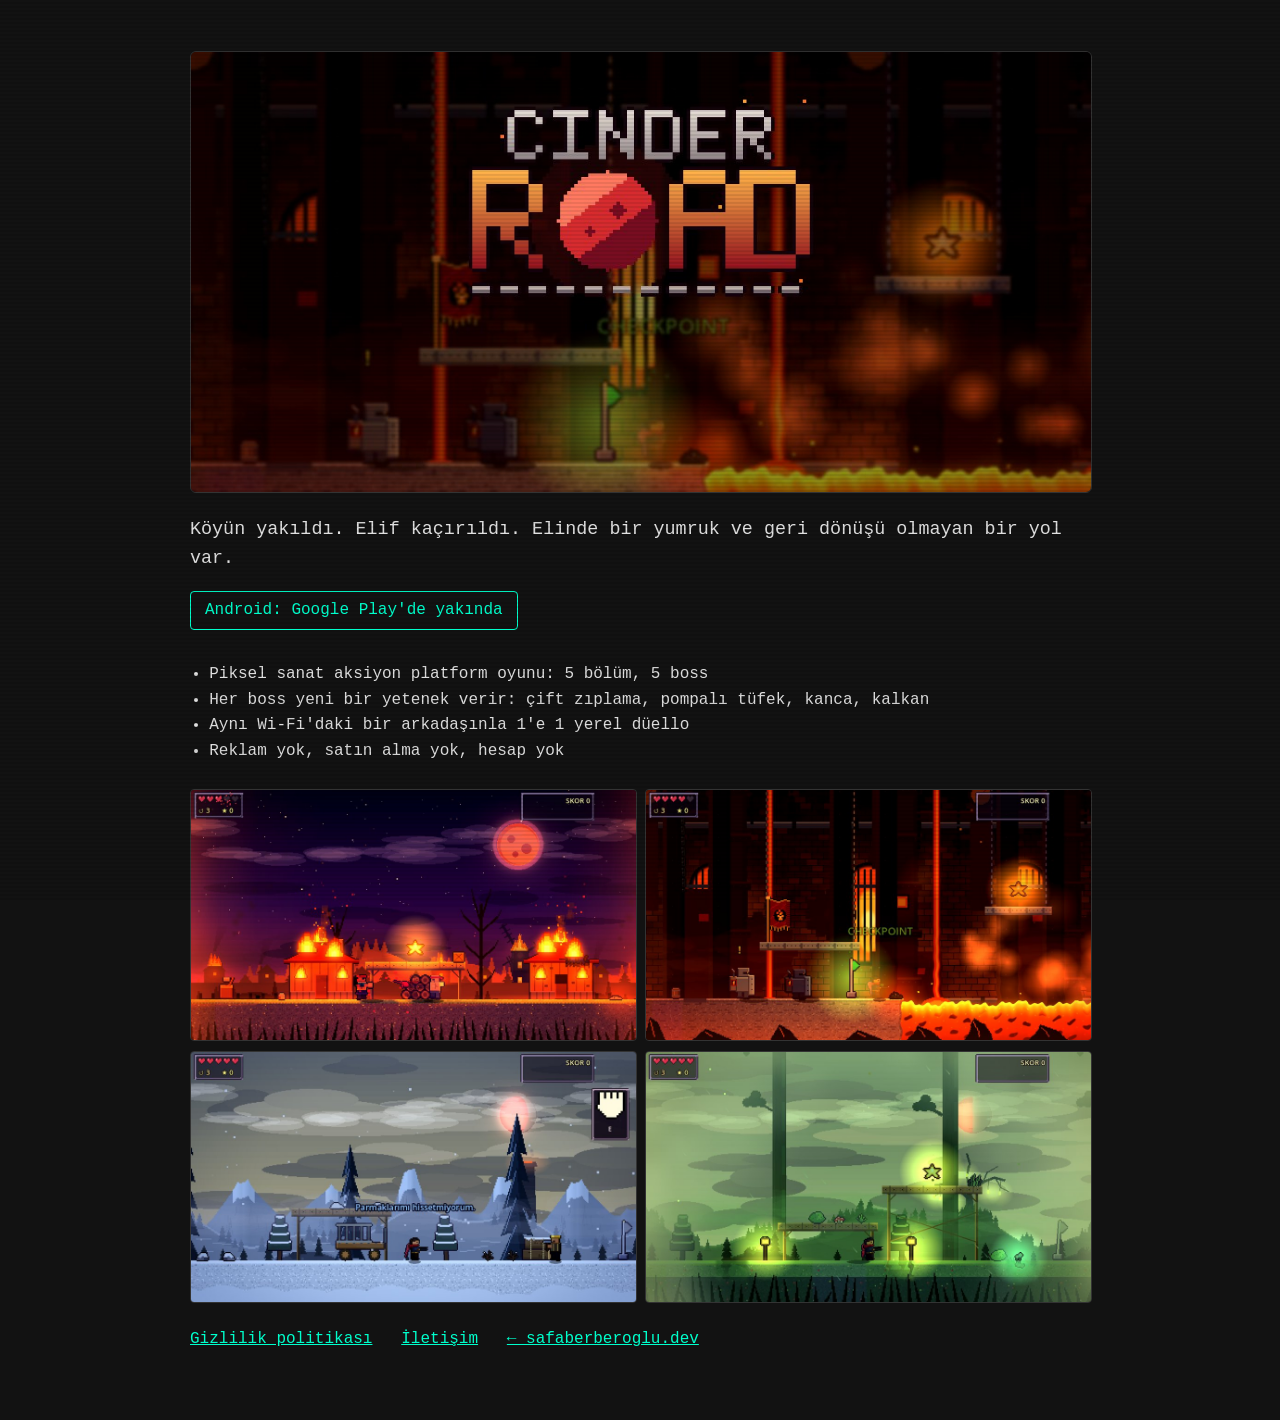
<file: cinder-road/index.html>
<!DOCTYPE html>
<html lang="tr">
<head>
    <meta charset="UTF-8">
    <meta name="viewport" content="width=device-width, initial-scale=1.0">
    <title>Cinder Road - Piksel sanat aksiyon platform oyunu</title>
    <meta name="description" content="Cinder Road: 5 bölüm, 5 boss, kanca ve kalkanlı piksel sanat aksiyon platform oyunu. Android için.">
    <meta property="og:title" content="Cinder Road">
    <meta property="og:description" content="Elif'i kurtar: piksel sanat aksiyon platform oyunu. Android için.">
    <meta property="og:image" content="https://safaberberoglu.dev/cinder-road/img/banner.jpg">
    <link rel="icon" type="image/png" href="../programmer.png">
    <link rel="stylesheet" href="../style.css">
    <style>
        body { max-width: 900px; margin: 0 auto; padding: 4% 6%; }
        .hero img { width: 100%; height: auto; border-radius: 6px; border: 1px solid #333; display: block; }
        .tagline { font-size: 1.15rem; margin: 1.2em 0 0.4em; }
        .status { display: inline-block; border: 1px solid #00ffcc; color: #00ffcc; padding: 6px 14px; border-radius: 4px; margin: 0.6em 0 1em; }
        .shots { display: grid; grid-template-columns: repeat(2, 1fr); gap: 10px; margin: 1.5em 0; }
        .shots img { width: 100%; height: auto; border-radius: 4px; border: 1px solid #333; display: block; }
        .facts { padding-left: 1.2em; }
        .links a { color: #00ffcc; margin-right: 1.2em; }
        @media (max-width: 560px) { .shots { grid-template-columns: 1fr; } }
    </style>
</head>
<body>
<main>
  <div class="hero"><img src="img/banner.jpg" alt="Cinder Road"></div>

  <p class="tagline">Köyün yakıldı. Elif kaçırıldı. Elinde bir yumruk ve geri dönüşü olmayan bir yol var.</p>
  <div class="status">Android: Google Play'de yakında</div>

  <ul class="facts">
    <li>Piksel sanat aksiyon platform oyunu: 5 bölüm, 5 boss</li>
    <li>Her boss yeni bir yetenek verir: çift zıplama, pompalı tüfek, kanca, kalkan</li>
    <li>Aynı Wi-Fi'daki bir arkadaşınla 1'e 1 yerel düello</li>
    <li>Reklam yok, satın alma yok, hesap yok</li>
  </ul>

  <div class="shots">
    <img src="img/village.jpg" alt="Yanan köy" loading="lazy">
    <img src="img/foundry.jpg" alt="Dökümhane" loading="lazy">
    <img src="img/mountain.jpg" alt="Dağ yolu" loading="lazy">
    <img src="img/forest.jpg" alt="Bataklık" loading="lazy">
  </div>

  <p class="links">
    <a href="privacy/">Gizlilik politikası</a>
    <a href="mailto:work@safaberberoglu.dev">İletişim</a>
    <a href="../index.html">&larr; safaberberoglu.dev</a>
  </p>
</main>
</body>
</html>
</file>
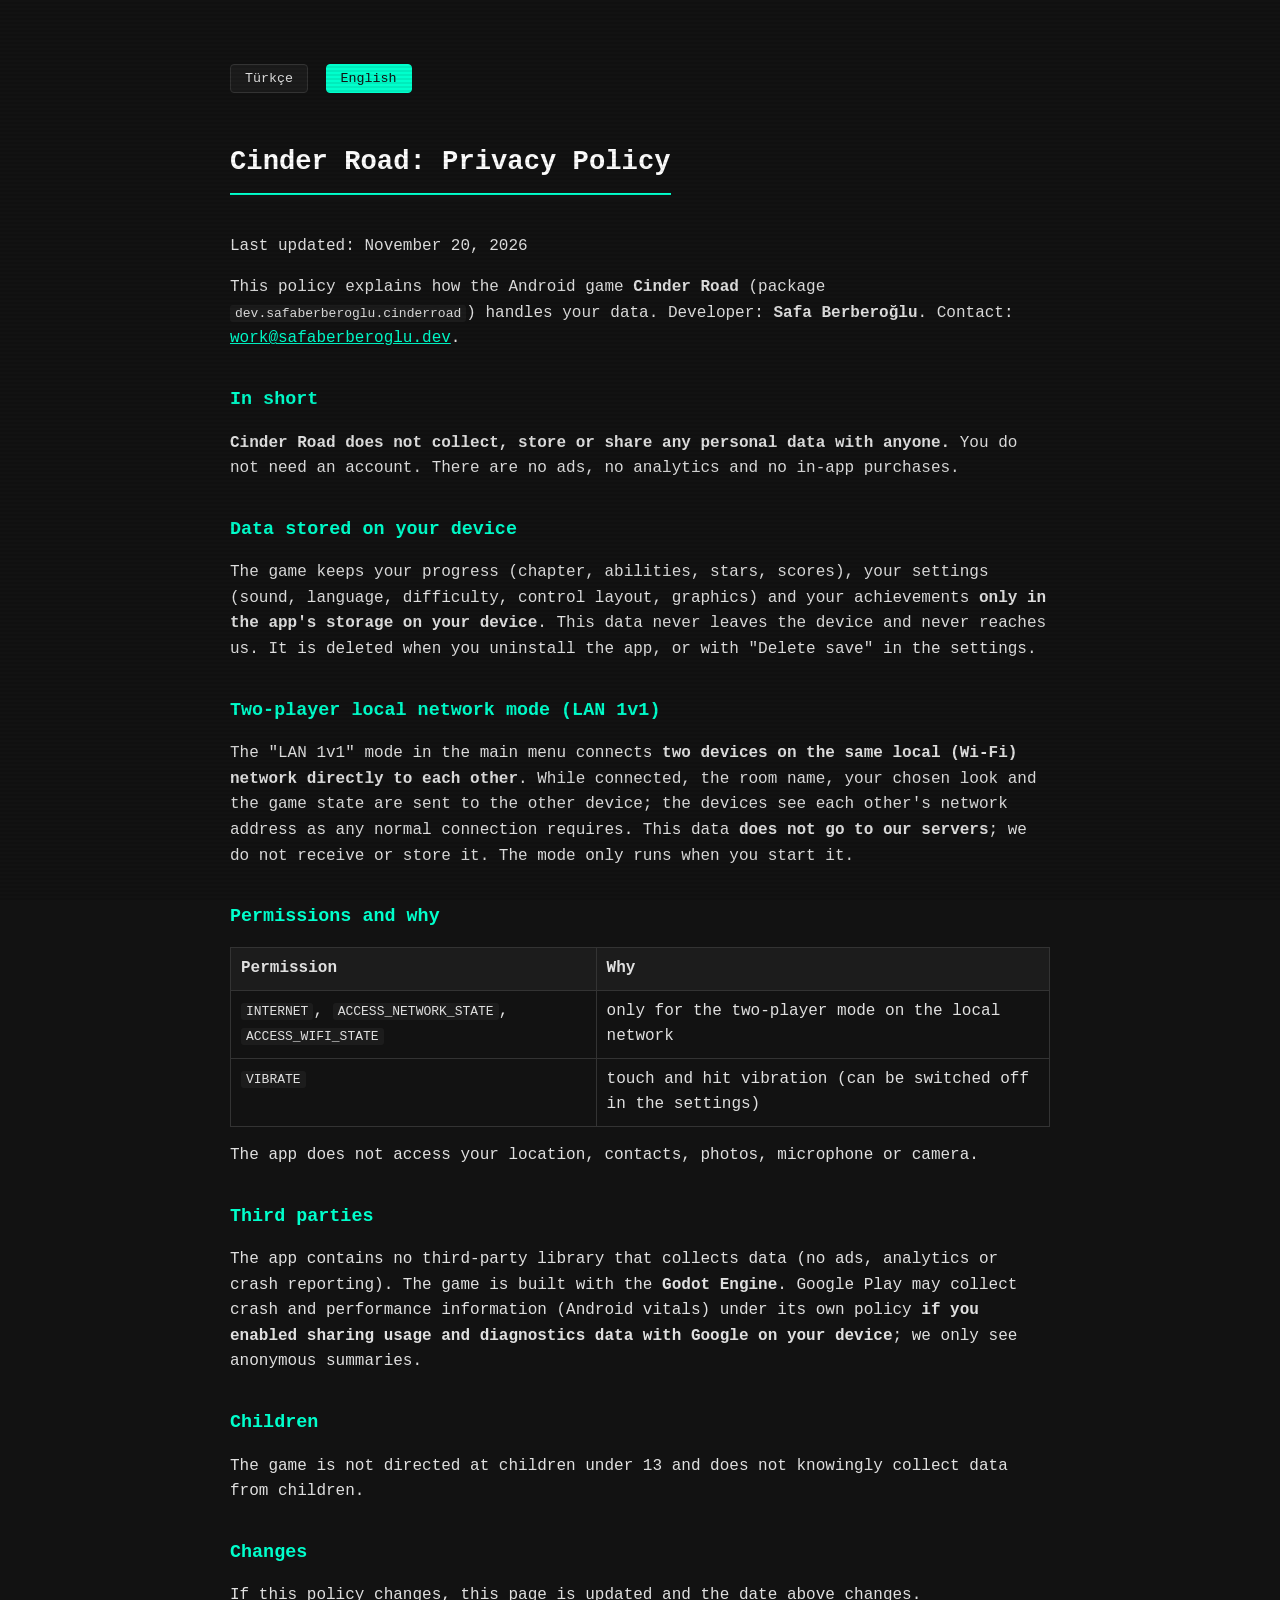
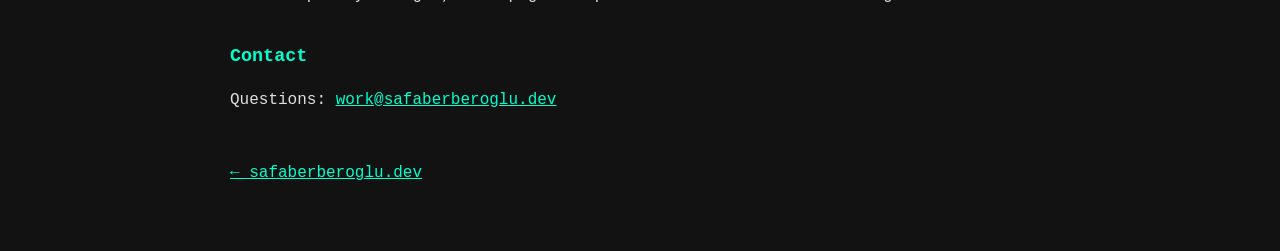
<file: cinder-road/privacy/index.html>
<!DOCTYPE html>
<html lang="tr">
<head>
    <meta charset="UTF-8">
    <meta name="viewport" content="width=device-width, initial-scale=1.0">
    <title>Cinder Road - Gizlilik Politikası / Privacy Policy</title>
    <meta name="robots" content="index,follow">
    <link rel="icon" type="image/png" href="../../programmer.png">
    <link rel="stylesheet" href="../../style.css">
    <style>
        body { max-width: 820px; margin: 0 auto; padding: 5% 6%; }
        .policy h1 { font-size: 1.7rem; }
        .policy h2 { font-size: 1.15rem; margin-top: 1.8em; color: #00ffcc; }
        .policy table { border-collapse: collapse; width: 100%; margin: 0.8em 0; }
        .policy th, .policy td { border: 1px solid #333; padding: 8px 10px; text-align: left; vertical-align: top; }
        .policy th { background: #1c1c1c; }
        .policy code { background: #1c1c1c; padding: 1px 5px; border-radius: 3px; }
        .policy a { color: #00ffcc; }
        .switch { margin-bottom: 1.5em; }
        .switch button { background: #1c1c1c; color: #e0e0e0; border: 1px solid #333; padding: 6px 14px; cursor: pointer; font-family: inherit; border-radius: 4px; margin-right: 8px; }
        .switch button.active { background: #00ffcc; color: #121212; border-color: #00ffcc; }
        .js [data-lang] { display: none; }
        .js [data-lang].show { display: block; }
        .back { display: inline-block; margin-top: 2em; }
    </style>
    <script>document.documentElement.className = 'js';</script>
</head>
<body>
<main class="policy">

  <div class="switch">
    <button id="btn-tr" onclick="setLang('tr')">Türkçe</button>
    <button id="btn-en" onclick="setLang('en')">English</button>
  </div>

  <article data-lang="tr" lang="tr">
    <h1>Cinder Road: Gizlilik Politikası</h1>
    <p>Son güncelleme: 20 Kasım 2026</p>
    <p>Bu politika, <strong>Cinder Road</strong> adlı Android oyununun (paket adı <code>dev.safaberberoglu.cinderroad</code>) verilerinizi nasıl ele aldığını açıklar. Geliştirici: <strong>Safa Berberoğlu</strong>. İletişim: <a href="mailto:work@safaberberoglu.dev">work@safaberberoglu.dev</a>.</p>

    <h2>Kısaca</h2>
    <p><strong>Cinder Road hiçbir kişisel veri toplamaz, saklamaz ya da üçüncü taraflarla paylaşmaz.</strong> Hesap açmanız gerekmez, reklam ve analitik yoktur, uygulama içi satın alma yoktur.</p>

    <h2>Cihazınızda saklanan veriler</h2>
    <p>Oyun ilerlemenizi (bölüm, yetenekler, yıldızlar, puanlar), ayarlarınızı (ses, dil, zorluk, tuş düzeni, grafik) ve başarımlarınızı <strong>yalnız cihazınızın uygulama deposunda</strong> saklar. Bu veriler cihazdan ayrılmaz ve bize ulaşmaz. Uygulamayı kaldırdığınızda silinir. Ayarlar ekranındaki "Kaydı sil" ile de silebilirsiniz.</p>

    <h2>İki oyunculu yerel ağ modu (LAN 1v1)</h2>
    <p>Ana menüdeki "LAN 1v1" modu, <strong>aynı yerel ağdaki (Wi-Fi) iki cihazı doğrudan birbirine</strong> bağlar. Bağlantı sırasında oda adı, seçtiğiniz görünüm ve oyun durumu karşı cihaza gönderilir; cihazlar birbirlerinin ağ adresini normal bağlantının gereği olarak görür. Bu veri <strong>bizim sunucumuza gitmez</strong>, biz almayız ve saklamayız. Mod yalnız siz başlattığınızda çalışır.</p>

    <h2>İzinler ve nedenleri</h2>
    <table>
      <tr><th>İzin</th><th>Neden</th></tr>
      <tr><td><code>INTERNET</code>, <code>ACCESS_NETWORK_STATE</code>, <code>ACCESS_WIFI_STATE</code></td><td>yalnızca yerel ağda iki oyunculu mod için</td></tr>
      <tr><td><code>VIBRATE</code></td><td>dokunma ve vuruş titreşimi (ayarlardan kapatılabilir)</td></tr>
    </table>
    <p>Uygulama konumunuza, kişilerinize, fotoğraflarınıza, mikrofonunuza ya da kameranıza erişmez.</p>

    <h2>Üçüncü taraflar</h2>
    <p>Uygulama, veri toplayan hiçbir üçüncü taraf kütüphanesi (reklam, analitik, çökme raporu) içermez. Oyun <strong>Godot Engine</strong> ile yapılmıştır. Google Play, uygulamanın çökme ve performans bilgisini (Android vitals), cihazınızda <strong>Google'a gönderim ayarını açtıysanız</strong>, kendi politikasıyla toplayabilir; bu veriler bize kimliksiz özet olarak sunulur.</p>

    <h2>Çocuklar</h2>
    <p>Oyun 13 yaş altı çocuklara yönelik değildir ve bilerek çocuklardan veri toplamaz.</p>

    <h2>Değişiklikler</h2>
    <p>Bu politika değişirse bu sayfa güncellenir ve tarih yukarıda değişir.</p>

    <h2>İletişim</h2>
    <p>Sorularınız için: <a href="mailto:work@safaberberoglu.dev">work@safaberberoglu.dev</a></p>
  </article>

  <article data-lang="en" lang="en">
    <h1>Cinder Road: Privacy Policy</h1>
    <p>Last updated: November 20, 2026</p>
    <p>This policy explains how the Android game <strong>Cinder Road</strong> (package <code>dev.safaberberoglu.cinderroad</code>) handles your data. Developer: <strong>Safa Berberoğlu</strong>. Contact: <a href="mailto:work@safaberberoglu.dev">work@safaberberoglu.dev</a>.</p>

    <h2>In short</h2>
    <p><strong>Cinder Road does not collect, store or share any personal data with anyone.</strong> You do not need an account. There are no ads, no analytics and no in-app purchases.</p>

    <h2>Data stored on your device</h2>
    <p>The game keeps your progress (chapter, abilities, stars, scores), your settings (sound, language, difficulty, control layout, graphics) and your achievements <strong>only in the app's storage on your device</strong>. This data never leaves the device and never reaches us. It is deleted when you uninstall the app, or with "Delete save" in the settings.</p>

    <h2>Two-player local network mode (LAN 1v1)</h2>
    <p>The "LAN 1v1" mode in the main menu connects <strong>two devices on the same local (Wi-Fi) network directly to each other</strong>. While connected, the room name, your chosen look and the game state are sent to the other device; the devices see each other's network address as any normal connection requires. This data <strong>does not go to our servers</strong>; we do not receive or store it. The mode only runs when you start it.</p>

    <h2>Permissions and why</h2>
    <table>
      <tr><th>Permission</th><th>Why</th></tr>
      <tr><td><code>INTERNET</code>, <code>ACCESS_NETWORK_STATE</code>, <code>ACCESS_WIFI_STATE</code></td><td>only for the two-player mode on the local network</td></tr>
      <tr><td><code>VIBRATE</code></td><td>touch and hit vibration (can be switched off in the settings)</td></tr>
    </table>
    <p>The app does not access your location, contacts, photos, microphone or camera.</p>

    <h2>Third parties</h2>
    <p>The app contains no third-party library that collects data (no ads, analytics or crash reporting). The game is built with the <strong>Godot Engine</strong>. Google Play may collect crash and performance information (Android vitals) under its own policy <strong>if you enabled sharing usage and diagnostics data with Google on your device</strong>; we only see anonymous summaries.</p>

    <h2>Children</h2>
    <p>The game is not directed at children under 13 and does not knowingly collect data from children.</p>

    <h2>Changes</h2>
    <p>If this policy changes, this page is updated and the date above changes.</p>

    <h2>Contact</h2>
    <p>Questions: <a href="mailto:work@safaberberoglu.dev">work@safaberberoglu.dev</a></p>
  </article>

  <a class="back" href="../../index.html">&larr; safaberberoglu.dev</a>
</main>

<script>
  function setLang(lang) {
    document.querySelectorAll('[data-lang]').forEach(function (el) {
      el.classList.toggle('show', el.getAttribute('data-lang') === lang);
    });
    ['tr', 'en'].forEach(function (l) {
      document.getElementById('btn-' + l).classList.toggle('active', l === lang);
    });
    document.documentElement.lang = lang;
    if (history.replaceState) history.replaceState(null, '', '#' + lang);
  }
  (function () {
    var fromHash = location.hash.replace('#', '');
    var lang = (fromHash === 'tr' || fromHash === 'en') ? fromHash : ((navigator.language || 'tr').slice(0, 2) === 'tr' ? 'tr' : 'en');
    setLang(lang);
  })();
</script>
</body>
</html>
</file>
<file: style.css>
body {
    background-color: #121212;
    color: #e0e0e0;
    font-family: 'Courier New', Courier, monospace;
    line-height: 1.6;
    margin: 0;
    padding: 5% 15%;
}

body::before {
  content: " ";
  display: block;
  position: fixed; 
  top: 0;
  left: 0;
  bottom: 0;
  right: 0;
  
  background: linear-gradient(
    rgba(18, 16, 16, 0) 50%, 
    rgba(0, 0, 0, 0.15) 50%
  );
  background-size: 100% 4px; 
  z-index: 9999;
  pointer-events: none; 
  opacity: 0.5; 
}

h1 {
    color: #ffffff;
    border-bottom: 2px solid #00ffcc;
    padding-bottom: 10px;
    display: inline-block;
}

h2, h3 {
    color: #ffffff;
}

.btn {
    display: inline-block;
    background: #00ffcc;
    color: #121212;
    padding: 10px 20px;
    text-decoration: none;
    font-weight: bold;
    border-radius: 5px;
    margin-top: 15px;
    margin-right: 15px;
    transition: background 0.3s;
}

.btn:hover {
    background: #00b38f;
}
.blinking-cursor{
    font-weight: bold;
    color: #00ffcc;
    animation: blink 1s step-end infinite;
}

@keyframes blink{
0%, 100%{
   opacity: 1;
}
50%{
  opacity: 0;
   }
}
.profile-container {
    float: right;
}

.profile-img {
    width: 160px;
    height: 160px;
}

#projects {
    margin-top: 50px;
}

.project-card {
    background: #1e1e1e;
    padding: 20px;
    margin-bottom: 20px;
    border-left: 4px solid #00ffcc;
    border-radius: 4px;
}

.tech-tags {
    display: flex;
    flex-wrap: wrap;
    gap: 8px;
    margin-top: 12px;
    margin-bottom: 20px;
}

.tech-tag {
    background-color: #f3f4f6;
    color: #374151;
    font-size: 0.85em;
    font-weight: 600;
    padding: 5px 12px;
    border-radius: 6px;
    border: 1px solid #d1d5db;
    letter-spacing: 0.3px;
}
.tech-tag:hover{
    color:#00ff00;
    border-color: #00ffcc;
    box-shadow:0 0 10px rgba(0,255,0,0.4);
    text-shadow:
	-2px 0 #ff00c1,
	2px 0 #00fff9;
    animation: glitch-anim 0.3s infinite;

}

@keyframes glitch-anim {
   0% {transform: translate(0);}
   20% {transform: translate(-1.5px,1.5px);}
   40% {transform: translate(-1.5px,-1.5px);}
   60% {transform: translate(-1.5px,1.5px);}
   80% {transform: translate(-1.5px,-1.5px);}
   100% {transform: translate(-1.5px,1.5px);}
}

.lang-switcher {
  display: flex;
  gap: 12px;
}

.lang-btn {
  background: none;
  border: none;
  cursor: pointer;
  padding: 0;
  transition: transform 0.2s ease, opacity 0.2s ease;
  opacity: 0.4; 
}

.lang-btn.active {
  opacity: 1;
  filter: drop-shadow(0px 4px 6px rgba(0,0,0,0.1));
}

.lang-btn:hover {
  transform: scale(1.1);
  opacity: 0.8;
}

.lang-btn img {
  width: 32px; 
  height: auto;
  border-radius: 4px; 
}

/* --- RESPONSIVE --- */


@media screen and (max-width: 768px) {

    .profile-container {
        float: none;
        display: flex;
        justify-content: center; 
        width: 100%;
        margin-bottom: 15px; 
    }
        
    body {
        
        
        font-size: 16px;
        
        margin-bottom: 15px; 
    }

    h1 {
        font-size: 2em; 
        
    }
    header{
        text-align: center;
    }
    .buttons-container {
        display: flex;
        flex-direction: column;
        gap: 10px;
        width: 100%;
    }
    
    .buttons-container a {
        text-align: center;
        width: 100%;
    }
    .lang-switcher {
    display: flex;
    justify-content: center; /* Bayrakları yatayda kusursuz şekilde ortalar */
    align-items: center;
    gap: 20px;               /* İki bayrak arasına 20px net boşluk koyar, asla iç içe geçemezler */
    margin-bottom: 25px;     /* Fotoğrafınla arasına nefes alacak bir boşluk bırakır */
    width: 100%;             /* Sayfaya tam oturmasını sağlar */
    }

    /* Bayrak Butonları */
    .lang-btn {
    background: none;
    border: none;
    cursor: pointer;
    padding: 0;
    transition: transform 0.2s ease, opacity 0.2s ease;
    }




}
</file>
